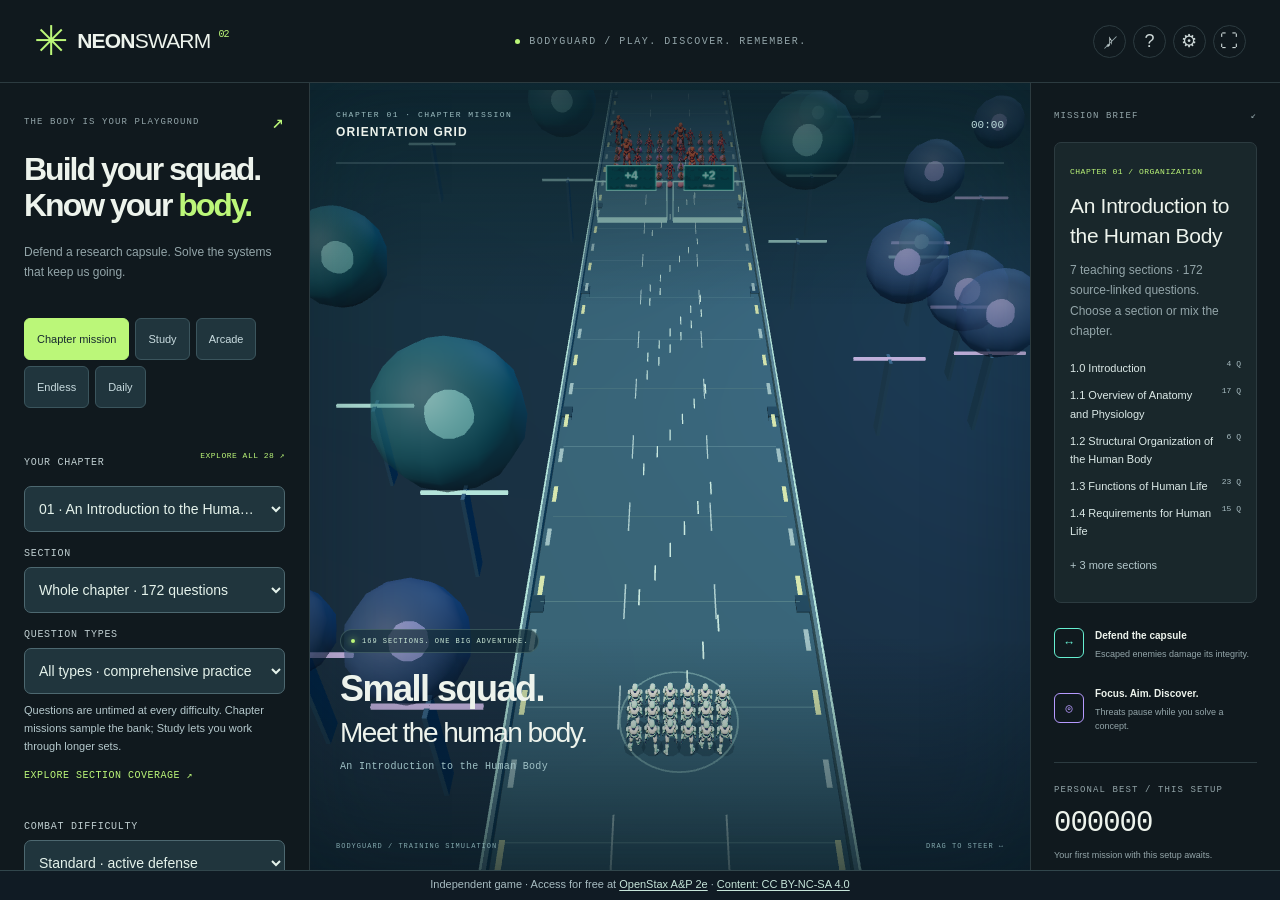
<file: index.html>
<!doctype html>
<html lang="en"><head>
<meta charset="utf-8"><meta name="viewport" content="width=device-width,initial-scale=1,viewport-fit=cover">
<meta name="theme-color" content="#101b24"><meta name="description" content="Defend the capsule. Build your squad. Learn anatomy and physiology across 169 teaching sections in 28 chapters, with four combat difficulties and untimed practice.">
<title>Neon Swarm: Bodyguard — play, discover, remember</title>
<link rel="icon" href="assets/icon.svg" type="image/svg+xml"><link rel="stylesheet" href="style.css?v=2.4.0">
<script defer src="vendor/three.min.js"></script><script defer src="core.js?v=2.4.0"></script><script defer src="curriculum.js?v=2.4.0"></script><script defer src="section-catalog.js?v=2.4.0"></script><script defer src="learning.js?v=2.4.0"></script><script defer src="assets/characters/character-data.js?v=2.4.0"></script><script defer src="characters.js?v=2.4.0"></script><script defer src="game.js?v=2.4.0"></script>
</head><body>
<header class="topbar"><a class="brand" href="./" aria-label="Neon Swarm Bodyguard home"><span class="brand-icon">✳</span> NEON<span>SWARM</span><sup>02</sup></a><div class="tagline"><span class="status-dot"></span> BODYGUARD / PLAY. DISCOVER. REMEMBER.</div><div class="tools"><button class="icon-btn" id="sound-btn" aria-label="Enable sound" title="Sound">♪<span class="off-slash"></span></button><button class="icon-btn" id="help-btn" aria-label="How to play">?</button><button class="icon-btn" id="settings-btn" aria-label="Settings">⚙</button><button class="icon-btn desktop-only" id="fullscreen-btn" aria-label="Enter fullscreen">⛶</button></div></header>
<main class="shell">
<aside class="brief" aria-label="Mission setup">
<div class="eyebrow"><span>THE BODY IS YOUR PLAYGROUND</span><span>↗</span></div><h1>Build your squad.<br>Know your <em>body.</em></h1><p class="intro">Defend a research capsule. Solve the systems that keep us going.</p>
<div class="mode-tabs" aria-label="Game mode"><button data-mode="lesson" class="active" aria-pressed="true">Chapter mission</button><button data-mode="study" aria-pressed="false">Study</button><button data-mode="campaign" aria-pressed="false">Arcade</button><button data-mode="endless" aria-pressed="false">Endless</button><button data-mode="daily" aria-pressed="false">Daily</button></div>
<div id="chapter-settings"><label class="setup-label" for="chapter-select">YOUR CHAPTER <button class="text-btn inline-btn" id="browse-btn">EXPLORE ALL 28 ↗</button></label><select id="chapter-select" class="setup-select" aria-label="Chapter"></select><label class="setup-label" for="topic-select">SECTION</label><select id="topic-select" class="setup-select"><option value="all">Whole chapter</option></select><label class="setup-label" for="knowledge-select">QUESTION TYPES</label><select id="knowledge-select" class="setup-select"><option value="mixed">All types · comprehensive practice</option><option value="foundations">Terminology · definitions</option><option value="connections">Relationships · detailed recall</option><option value="application">Examples &amp; application</option></select><p class="setup-note">Questions are untimed at every difficulty. Chapter missions sample the bank; Study lets you work through longer sets.</p><button class="text-btn" id="coverage-btn">EXPLORE SECTION COVERAGE ↗</button><div id="study-settings" class="hidden"><label class="setup-label" for="study-length">STUDY SESSION</label><select class="setup-select" id="study-length"><option value="20">20 questions</option><option value="40">40 questions</option><option value="all">Full question set · save anytime</option></select></div></div>
<div id="combat-settings"><label class="setup-label" for="difficulty-select">COMBAT DIFFICULTY</label><select id="difficulty-select" class="setup-select"><option value="explorer">Explorer · generous warnings</option><option value="standard">Standard · active defense</option><option value="veteran">Veteran · mixed threats</option><option value="expert">Expert · intense pressure</option></select><p class="setup-note" id="difficulty-note"></p></div>
<div class="launch-actions"><button class="launch primary" id="start-btn">START CHAPTER MISSION <span>↗</span></button><button class="secondary resume-run hidden" id="resume-run">CONTINUE SAVED MISSION ↗</button></div><div class="controls-hint" id="controls-hint"><kbd>A</kbd><kbd>D</kbd> or drag to steer · auto-fire</div><p class="progress-caption" id="progress-caption"></p><div class="brief-footer"><span class="micro-bot">▣</span><p>No ads. No timers.<br><strong>Progress stays with you.</strong></p><span class="v-label">v2.4.0</span></div>
</aside>
<section class="arena" id="arena" aria-label="Body simulation arena"><div id="scene" aria-label="Repair bots defending a capsule in a stylized body simulation"></div><div class="arena-vignette"></div>
<div class="hud-top"><div class="sector-caption"><span id="sector-number">BODYGUARD / CHAPTER 01</span><strong id="sector-name">ORIENTATION GRID</strong></div><div class="run-clock" id="run-clock">00:00</div><button class="pause-btn hidden" id="pause-btn" aria-label="Pause game">Ⅱ</button></div>
<div class="hud-stats hidden" id="hud-stats"><div><small>SQUAD</small><strong id="squad-count">6</strong></div><div><small>CAPSULE</small><strong id="integrity-count">100</strong></div><div><small>SHIELD</small><strong id="shield-count">8</strong></div><div class="score-stat"><small>SCORE</small><strong id="score-count">0</strong></div></div>
<div class="wave-track"><div id="wave-progress"></div></div><div class="capsule-track hidden" id="capsule-track" role="progressbar" aria-label="Capsule integrity" aria-valuemin="0" aria-valuemax="100" aria-valuenow="100"><div id="capsule-progress"></div></div><div class="learning-hud hidden" id="learning-hud"></div>
<div class="boss-hud hidden" id="boss-hud"><div><span id="boss-name">SYSTEM DISRUPTOR</span><span id="boss-hp-label">100%</span></div><div class="boss-track"><div id="boss-health"></div></div></div><div class="announcer" id="announcer" aria-live="polite"></div><div class="float-labels" id="float-labels"></div>
<div class="attract-caption" id="attract-caption"><span class="live-pill"><i></i> 169 SECTIONS. ONE BIG ADVENTURE.</span><h2>Small squad.<br><span>Meet the human body.</span></h2><p id="mission-preview">Choose a chapter. Defend. Discover.</p></div><div class="mobile-launch hidden" id="mobile-launch"><button id="mobile-start">START</button></div>
<div class="play-bottom hidden" id="play-bottom"><div class="weapon-info"><small>LOADOUT</small><strong id="weapon-name">PULSE BLASTER</strong><span id="weapon-level">LV. 1</span></div><button class="surge-btn" id="surge-btn" disabled><span>✳</span><div><strong>OVERDRIVE</strong><small id="surge-label">CHARGING · 0%</small></div><kbd>SPACE</kbd><i id="surge-fill"></i></button></div><div class="stage-footer" id="stage-footer"><span>BODYGUARD / TRAINING SIMULATION</span><span>DRAG TO STEER ↔</span></div>
<div class="error-panel hidden" id="error-panel"><h2>The 3D simulation couldn’t load.</h2><p id="error-text">Study mode is still available.</p><button class="primary" id="error-study">OPEN STUDY MODE ↗</button></div><noscript><div class="error-panel"><h2>Enable JavaScript to play.</h2><p>The game runs entirely in your browser.</p></div></noscript></section>
<aside class="telemetry"><div class="section-label">MISSION BRIEF <span>↙</span></div><div class="mission-card"><span class="card-index" id="chapter-caption">CHAPTER 01 / ORGANIZATION</span><h3 id="chapter-title">An Introduction to the Human Body</h3><p id="chapter-description">Explore the structures, functions, and feedback that organize the body.</p><div class="concept-list" id="concept-list"></div></div><div class="rule"><span class="rule-icon mint">↔</span><div><strong>Defend the capsule</strong><p>Escaped enemies damage its integrity.</p></div></div><div class="rule"><span class="rule-icon violet">◎</span><div><strong>Focus. Aim. Discover.</strong><p>Threats pause while you solve a concept.</p></div></div><div class="record-card"><span class="section-label">PERSONAL BEST / THIS SETUP</span><strong id="best-score">000000</strong><span id="best-caption">Your first mission awaits.</span></div><button id="field-guide-btn" class="text-btn">OPEN THE FIELD GUIDE <span>↗</span></button></aside>
</main><div class="modal-backdrop hidden" id="modal-backdrop"><section class="modal" id="modal" role="dialog" aria-modal="true" aria-labelledby="modal-title" tabindex="-1"><button class="modal-close icon-btn" id="modal-close" aria-label="Close dialog">×</button><div id="modal-content"></div></section></div><div class="toast" id="toast" role="status"></div>
<footer class="source-strip">Independent game · Access for free at <a href="https://openstax.org/books/anatomy-and-physiology-2e/pages/1-introduction" target="_blank" rel="noopener">OpenStax A&amp;P 2e</a> · <a href="https://creativecommons.org/licenses/by-nc-sa/4.0/" target="_blank" rel="noopener">Content: CC BY-NC-SA 4.0</a></footer>
</body></html>
</file>
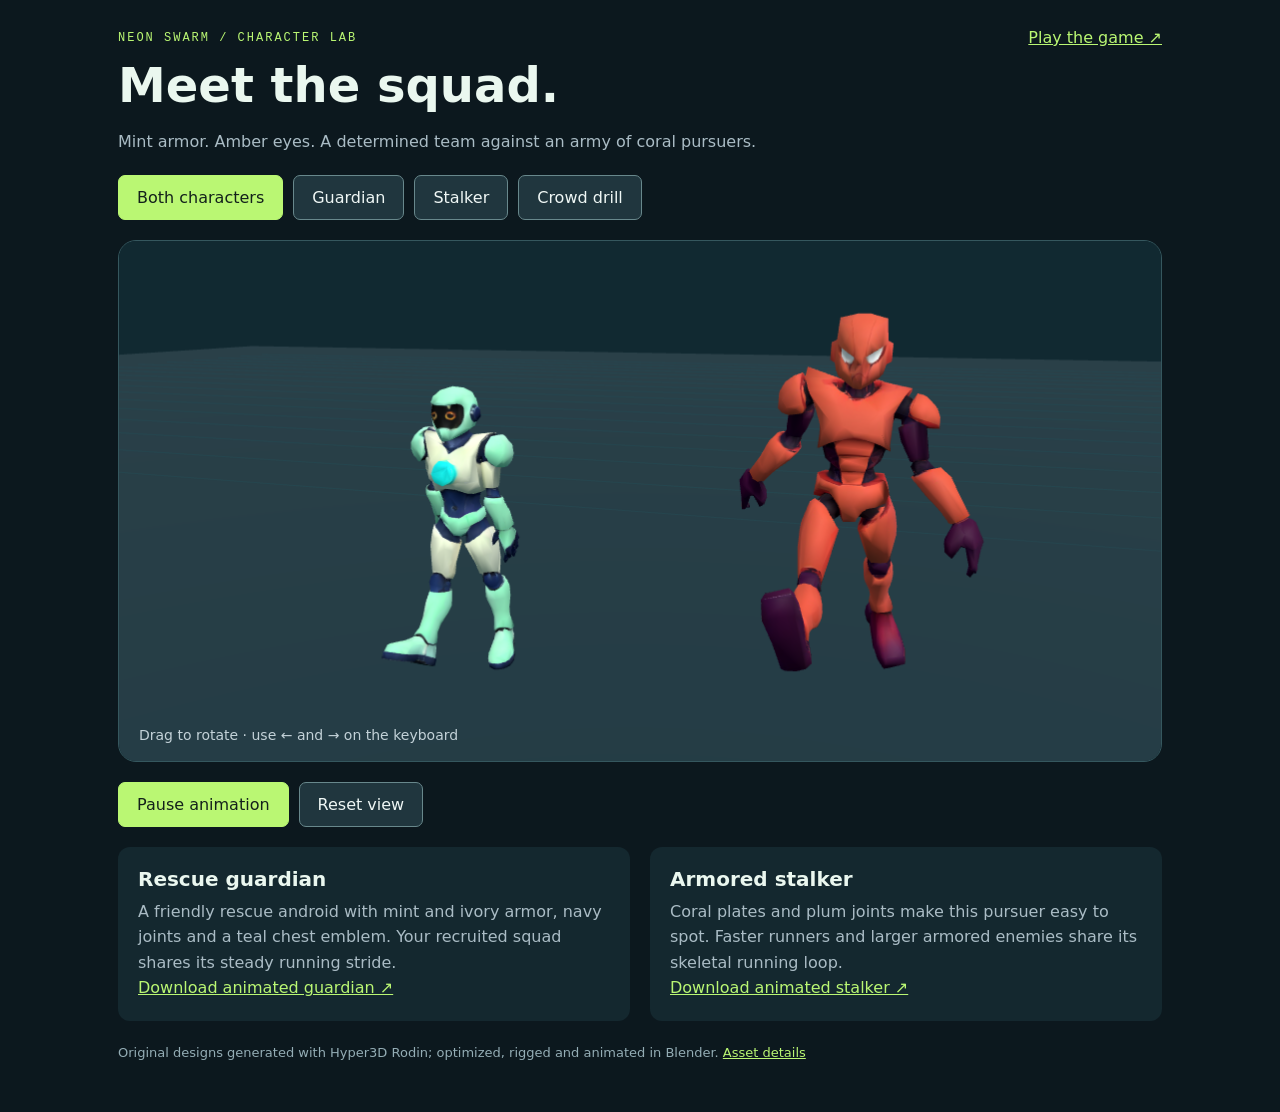
<file: character-gallery.html>
<!doctype html>
<html lang="en"><head><meta charset="utf-8"><meta name="viewport" content="width=device-width,initial-scale=1"><title>Meet the squad · Neon Swarm</title>
<style>
*{box-sizing:border-box}body{margin:0;background:#0c181e;color:#eaf7ef;font:16px system-ui,sans-serif}main{max-width:1100px;margin:auto;padding:28px}header{display:flex;align-items:center;justify-content:space-between;gap:20px}a{color:#baf773}h1{font-size:clamp(28px,5vw,48px);margin:10px 0}p{color:#aabcc5;line-height:1.6}nav,.actions{display:flex;gap:10px;flex-wrap:wrap;margin:20px 0}button{background:#20363e;color:#eff7f5;border:1px solid #68888c;padding:12px 18px;border-radius:7px;cursor:pointer;font:inherit}button[aria-pressed=true]{background:#baf773;color:#13211b;border-color:#baf773}button:focus-visible,a:focus-visible{outline:3px solid #baf773;outline-offset:4px}#view{height:clamp(340px,58vh,650px);border:1px solid #35575e;border-radius:18px;overflow:hidden;touch-action:none;position:relative;background:#112931}canvas{display:block;width:100%;height:100%}.caption{position:absolute;bottom:18px;left:20px;right:20px;pointer-events:none;font-size:14px;color:#c3d2d8}.cards{display:grid;grid-template-columns:1fr 1fr;gap:20px}.cards article{background:#14282f;padding:20px;border-radius:12px}h2{margin:0 0 8px;font-size:20px}.cards p{margin:0}.tag{color:#baf773;font:12px ui-monospace,monospace;letter-spacing:2px}footer{font-size:13px;margin:24px 0;color:#94adb5}@media(max-width:600px){main{padding:16px}.cards{grid-template-columns:1fr}header{align-items:flex-start}nav{gap:6px}button{padding:10px 13px}}
</style>
<script src="vendor/three.min.js"></script><script src="assets/characters/character-data.js?v=2.4.0"></script><script src="characters.js?v=2.4.0"></script></head>
<body><main><header><span class="tag">NEON SWARM / CHARACTER LAB</span><a href="index.html">Play the game ↗</a></header><h1>Meet the squad.</h1><p>Mint armor. Amber eyes. A determined team against an army of coral pursuers.</p>
<nav aria-label="Character preview"><button data-preview="both" aria-pressed="true">Both characters</button><button data-preview="medic" aria-pressed="false">Guardian</button><button data-preview="stalker" aria-pressed="false">Stalker</button><button data-preview="crowd" aria-pressed="false">Crowd drill</button></nav>
<div id="view" tabindex="0" aria-label="Animated 3D characters. Drag to rotate, or use left and right arrow keys."><div class="caption" id="caption">Drag to rotate · use ← and → on the keyboard</div></div>
<div class="actions"><button id="motion" aria-pressed="true">Pause animation</button><button id="reset">Reset view</button></div>
<div class="cards"><article><h2>Rescue guardian</h2><p>A friendly rescue android with mint and ivory armor, navy joints and a teal chest emblem. Your recruited squad shares its steady running stride.</p><p><a href="assets/characters/medic.glb" download>Download animated guardian ↗</a></p></article><article><h2>Armored stalker</h2><p>Coral plates and plum joints make this pursuer easy to spot. Faster runners and larger armored enemies share its skeletal running loop.</p><p><a href="assets/characters/stalker.glb" download>Download animated stalker ↗</a></p></article></div>
<footer>Original designs generated with Hyper3D Rodin; optimized, rigged and animated in Blender. <a href="ASSETS.md">Asset details</a></footer></main>
<script>
(()=>{'use strict';const T=THREE,view=document.getElementById('view'),caption=document.getElementById('caption');
let renderer;try{renderer=new T.WebGLRenderer({antialias:true,alpha:false});}catch(e){caption.textContent='This preview needs a browser with 3D graphics enabled.';return;}
renderer.setPixelRatio(Math.min(devicePixelRatio||1,1.5));renderer.setClearColor(0x112931);renderer.outputColorSpace=T.SRGBColorSpace;view.prepend(renderer.domElement);
const scene=new T.Scene(),camera=new T.PerspectiveCamera(38,1,.1,100),target=new T.Vector3(0,.8,0);
scene.add(new T.HemisphereLight(0xeaf8ff,0x527681,2.1));const light=new T.DirectionalLight(0xffffff,2.3);light.position.set(3,5,4);scene.add(light);
const floor=new T.Mesh(new T.PlaneGeometry(50,50),new T.MeshStandardMaterial({color:0x18333b,roughness:1}));floor.rotation.x=-Math.PI/2;floor.position.y=-.06;scene.add(floor);
const grid=new T.GridHelper(40,40,0x4c7478,0x25464f);grid.position.y=-.05;scene.add(grid);
const guardian=new SwarmCharacters.AnimatedCrowd(scene,'medic',60),stalker=new SwarmCharacters.AnimatedCrowd(scene,'stalker',360);
let mode='both',running=true,time=0,last=performance.now(),yaw=.28,drag=null;
function resize(){const rect=view.getBoundingClientRect();renderer.setSize(rect.width,rect.height,false);camera.aspect=rect.width/rect.height;camera.updateProjectionMatrix();}
function frame(now){const dt=Math.min(.05,(now-last)/1000);last=now;if(running&&!document.hidden)time+=dt;
let friends=[],enemies=[];const spread=camera.aspect<.9?.55:.85;if(mode==='crowd'){for(let i=0;i<18;i++)friends.push({id:i,x:(i%6-2.5)*.65,z:3+Math.floor(i/6)*.8});for(let i=0;i<150;i++)enemies.push({id:i,x:(i%10-4.5)*.8,z:-1-Math.floor(i/10)*.8});}else{if(mode!=='stalker')friends=[{id:0,x:mode==='both'?-spread:0,z:0}];if(mode!=='medic')enemies=[{id:1,x:mode==='both'?spread:0,z:0}];}
guardian.update(friends,time);stalker.update(enemies,time);
if(mode==='crowd'){target.set(0,0,-3);camera.position.set(Math.sin(yaw)*19,17,Math.cos(yaw)*19-3);}else{target.set(0,.85,0);const radius=mode==='both'?Math.max(3.1,3.5/camera.aspect):Math.max(2.6,1.4/camera.aspect);camera.position.set(Math.sin(yaw)*radius,1.65,Math.cos(yaw)*radius);}
camera.lookAt(target);renderer.render(scene,camera);view.dataset.drawCalls=renderer.info.render.calls;view.dataset.triangles=renderer.info.render.triangles;view.dataset.characters=friends.length+enemies.length;requestAnimationFrame(frame);}
document.querySelectorAll('[data-preview]').forEach(button=>button.onclick=()=>{mode=button.dataset.preview;document.querySelectorAll('[data-preview]').forEach(b=>b.setAttribute('aria-pressed',b===button));caption.textContent=mode==='crowd'?'150 pursuers · 18 guardians · drag to orbit':'Drag to rotate · use ← and → on the keyboard';});
document.getElementById('motion').onclick=e=>{running=!running;e.currentTarget.textContent=running?'Pause animation':'Play animation';e.currentTarget.setAttribute('aria-pressed',running);};document.getElementById('reset').onclick=()=>{yaw=.28;};
view.onpointerdown=e=>{drag=e.clientX;view.setPointerCapture(e.pointerId);};view.onpointermove=e=>{if(drag!==null){yaw+=(e.clientX-drag)*.012;drag=e.clientX;}};view.onpointerup=view.onpointercancel=()=>{drag=null;};view.onkeydown=e=>{if(e.key==='ArrowLeft'||e.key==='ArrowRight'){yaw+=e.key==='ArrowLeft'?-.15:.15;e.preventDefault();}};
new ResizeObserver(resize).observe(view);resize();requestAnimationFrame(frame);
})();
</script></body></html>
</file>
<file: style.css>
@charset "UTF-8";
:root{--bg:#10191e;--panel:#152127;--line:#2c3b40;--ink:#edf3ec;--muted:#93a5a9;--lime:#bcf779;--mint:#66efd1;--coral:#ff8b73;--violet:#b69aff;--mono:Consolas,"Courier New",monospace;--sans:"Segoe UI",Arial,sans-serif}
*{box-sizing:border-box}html,body{margin:0;min-height:100%;background:var(--bg);color:var(--ink);font-family:var(--sans)}body{height:100dvh;overflow:hidden}button,a{-webkit-tap-highlight-color:transparent}button{font:inherit;color:inherit;cursor:pointer}button:disabled{cursor:default}button:focus-visible,a:focus-visible,input:focus-visible{outline:2px solid var(--lime);outline-offset:4px}button{border:0}a{color:inherit}button:hover{filter:brightness(1.09)}.hidden{display:none!important}.topbar{height:83px;padding:0 34px;border-bottom:1px solid var(--line);display:flex;align-items:center;justify-content:space-between;gap:20px}.brand{font-size:21px;font-weight:800;letter-spacing:-.8px;text-decoration:none;display:flex;align-items:center}.brand>span:not(.brand-icon){font-weight:350}.brand-icon{font-size:41px;color:var(--lime);margin-right:10px;font-weight:400;line-height:1}.brand sup{font:10px var(--mono);color:var(--lime);align-self:flex-start;margin:8px 0 0 8px}.tagline{font:10px var(--mono);letter-spacing:1.5px;color:var(--muted);display:flex;align-items:center;gap:9px}.status-dot{width:5px;height:5px;background:var(--lime);border-radius:50%}.tools{display:flex;gap:7px}.icon-btn{height:33px;width:33px;border:1px solid var(--line);background:transparent;border-radius:50%;font-size:18px;position:relative;color:#cbd6d6}.off-slash{position:absolute;width:17px;height:1px;background:var(--muted);transform:rotate(-45deg);top:16px;left:8px}.sound-on .off-slash{display:none}.shell{height:calc(100dvh - 83px);display:grid;grid-template-columns:300px minmax(0,1fr) 240px;max-width:1900px;margin:auto}.brief{padding:30px 27px 22px;display:flex;flex-direction:column;border-right:1px solid var(--line);overflow:auto}.eyebrow,.section-label{font:9px var(--mono);letter-spacing:1.1px;color:var(--muted);display:flex;justify-content:space-between;align-items:center}.eyebrow>span:last-child{font-size:20px;color:var(--lime)}h1{font-size:42px;letter-spacing:-2px;line-height:1.08;font-weight:650;margin:24px 0 14px}h1 em{color:var(--lime);font-style:normal}.intro{color:var(--muted);font-size:12px;line-height:1.85;margin:0}.divider{height:1px;min-height:1px;background:var(--line);margin:29px 0 23px}.modes{display:flex;flex-direction:column;gap:9px;margin:15px 0 22px}.mode{display:flex;align-items:center;text-align:left;padding:14px 10px;background:transparent;border:1px solid var(--line);border-radius:7px;gap:11px;transition:background .2s,border .2s}.mode.active{background:#213128;border-color:#657f4b}.mode-symbol{font-size:24px;color:var(--muted);width:25px;text-align:center}.mode.active .mode-symbol{color:var(--lime)}.mode strong{font-weight:550;font-size:12px;display:block}.mode small{font:9px var(--mono);display:block;margin-top:6px;color:var(--muted)}.mode-arrow{margin-left:auto;color:var(--muted);font-size:14px}.mode.active .mode-arrow{color:var(--lime)}.primary{background:var(--lime);color:#192222;padding:18px 18px;border-radius:6px;font-size:11px;font-weight:800;letter-spacing:.6px;display:flex;justify-content:space-between;align-items:center;gap:16px;transition:transform .15s}.primary:active{transform:scale(.98)}.primary span{font-size:23px;line-height:12px;font-weight:400}.launch{width:100%}.controls-hint{display:flex;align-items:center;justify-content:center;gap:4px;font:9px var(--mono);color:var(--muted);margin-top:14px}.controls-hint>span{margin:0 3px}kbd{border:1px solid #415054;background:#1d2b30;border-radius:3px;font:8px var(--mono);padding:3px 4px;color:#b5c5c7}.brief-footer{display:flex;align-items:center;gap:11px;margin-top:auto;padding-top:26px}.brief-footer p{font-size:10px;color:var(--muted);line-height:1.7;margin:0}.brief-footer strong{color:#c5d5cf;font-weight:400}.micro-bot{font-size:32px;color:var(--lime);transform:rotate(-8deg)}.v-label{margin-left:auto;font:8px var(--mono);color:#63777a}.arena{position:relative;overflow:hidden;isolation:isolate;background:#183b47;min-width:0;touch-action:none}.arena canvas{display:block;width:100%;height:100%;touch-action:none}#scene{position:absolute;inset:0}.arena-vignette{position:absolute;inset:0;pointer-events:none;box-shadow:inset 0 0 100px #08192166;background:linear-gradient(180deg,#08192277 0%,transparent 28%,transparent 70%,#081922ad 100%)}.hud-top{position:absolute;top:27px;left:26px;right:26px;display:flex;align-items:center;gap:12px;pointer-events:none}.sector-caption{display:flex;flex-direction:column;gap:6px}.sector-caption>span{font:8px var(--mono);letter-spacing:1.5px;color:#9ebfc2}.sector-caption strong{font-size:12px;font-weight:650;letter-spacing:1.1px}.run-clock{font:11px var(--mono);color:#b9d8d8;margin-left:auto}.pause-btn{pointer-events:auto;background:#152a32b0;border:1px solid #46606980;border-radius:6px;width:32px;height:32px;font-size:18px}.wave-track{position:absolute;left:26px;right:26px;top:79px;height:2px;background:#c0dedd22}.wave-track>div{background:var(--lime);height:100%;width:0;transition:width .2s}.hud-stats{position:absolute;top:96px;left:26px;display:flex;gap:18px;pointer-events:none}.hud-stats>div{display:flex;flex-direction:column;gap:3px}.hud-stats small{font:8px var(--mono);letter-spacing:1.2px;color:#a9ccce}.hud-stats strong{font:25px var(--mono);letter-spacing:-1px;color:var(--lime)}.hud-stats>div:nth-child(2) strong{color:var(--ink)}.shield-stat strong{color:var(--mint)}.telemetry{padding:30px 22px;border-left:1px solid var(--line);overflow:auto}.mission-card{margin-top:21px;border:1px solid var(--line);padding:17px 15px 13px;border-radius:7px;background:#19272b}.card-index{font:8px var(--mono);letter-spacing:.5px;color:var(--lime)}h3{font-size:17px;line-height:1.45;font-weight:500;letter-spacing:-.3px;margin:13px 0 8px}.mission-card p{font-size:10px;line-height:1.8;color:var(--muted);margin:0}.city-map{height:97px;position:relative;margin:12px 0;background:linear-gradient(90deg,transparent 48%,#53626244 49%,#53626244 50%,transparent 51%),linear-gradient(0deg,transparent 48%,#53626244 49%,#53626244 50%,transparent 51%);background-size:25px 25px;transform:perspective(150px) rotateX(13deg)}.city-map i{position:absolute;background:#2c4545;border:1px solid #476360;width:23px;height:32px;box-shadow:4px 4px #11282a}.city-map i:nth-child(1){top:8px;left:8px}.city-map i:nth-child(2){top:8px;right:14px;width:41px;height:20px}.city-map i:nth-child(3){bottom:15px;left:12px;width:40px;height:20px}.city-map i:nth-child(5){bottom:12px;right:8px;height:39px}.city-map i:nth-child(6){top:30px;left:57px;height:17px;width:18px}.city-map span{position:absolute;left:47%;top:44%;color:var(--lime);font-size:33px;text-shadow:0 0 18px #b5f77666}.coordinate{font:7px var(--mono);color:#798e90;letter-spacing:.5px}.rule{display:flex;gap:11px;margin-top:22px;align-items:center}.rule-icon{width:30px;height:30px;border:1px solid currentColor;border-radius:6px;display:grid;place-content:center;font:12px var(--mono);flex-shrink:0}.mint{color:var(--mint)}.violet{color:var(--violet)}.coral{color:var(--coral)}.rule strong{font-size:10px;font-weight:550}.rule p{font-size:9px;color:var(--muted);margin:5px 0 0;line-height:1.5}.record-card{margin-top:29px;border-top:1px solid var(--line);padding-top:22px;display:flex;flex-direction:column}.record-card strong{font:29px var(--mono);letter-spacing:-1px;margin:12px 0 8px}.record-card>span:last-child{font-size:9px;color:var(--muted);line-height:1.7}.text-btn{padding:0;background:transparent;font:8px var(--mono);letter-spacing:.5px;color:var(--lime);display:flex;justify-content:space-between;width:100%;margin-top:25px}.text-btn span{font-size:15px}.attract-caption{position:absolute;left:30px;bottom:95px;pointer-events:none}.live-pill{display:inline-flex;align-items:center;gap:7px;border:1px solid #b7ead333;color:#cdebd8;background:#122b35b0;border-radius:20px;padding:7px 10px;font:7px var(--mono);letter-spacing:1px}.live-pill i{width:4px;height:4px;background:var(--lime);border-radius:50%;box-shadow:0 0 7px #b5f776}h2{margin:16px 0 11px;font-size:36px;font-weight:550;letter-spacing:-1.5px;line-height:1.12}.attract-caption h2 span{font-weight:300;font-size:28px}.attract-caption p{font:10px var(--mono);letter-spacing:.3px;color:#a0c2c6}.stage-footer{position:absolute;left:26px;right:26px;bottom:27px;display:flex;justify-content:space-between;font:7px var(--mono);letter-spacing:1px;color:#83a8ad;pointer-events:none}.play-bottom{position:absolute;bottom:22px;left:26px;right:26px;display:flex;align-items:center;justify-content:space-between;gap:8px;pointer-events:none}.weapon-info{display:flex;flex-direction:column;gap:5px;max-width:40%}.weapon-info small{font:7px var(--mono);color:#8fb0b7;letter-spacing:1px}.weapon-info strong{font-size:10px;font-weight:550;letter-spacing:.5px}.weapon-info>span{font:8px var(--mono);color:var(--lime)}.surge-btn{pointer-events:auto;position:relative;overflow:hidden;display:flex;align-items:center;padding:12px 15px;gap:11px;background:#162e39e8;border:1px solid #536571;border-radius:7px;min-width:180px;text-align:left;isolation:isolate}.surge-btn>span{font-size:25px;color:var(--violet)}.surge-btn strong{font-size:9px;letter-spacing:1px}.surge-btn small{display:block;font:7px var(--mono);margin-top:5px;color:#9eb1bc}.surge-btn kbd{margin-left:auto;font-size:7px}.surge-btn>i{position:absolute;inset:0;background:#b396ff25;z-index:-1;transform:scaleX(0);transform-origin:left}.surge-btn.ready{border-color:var(--violet);box-shadow:0 0 20px #b396ff20}.surge-btn.ready strong,.surge-btn.ready small{color:#dbcbff}.surge-btn:disabled{opacity:.75}.announcer{position:absolute;top:28%;left:0;right:0;text-align:center;pointer-events:none;opacity:0;transform:translateY(8px);transition:opacity .2s,transform .2s;font:700 26px var(--sans);letter-spacing:-.5px;text-shadow:0 3px 15px #09212b;color:var(--lime)}.announcer.show{opacity:1;transform:translateY(0)}.announcer small{display:block;font:10px var(--mono);color:#eef9ed;margin-top:8px;letter-spacing:1px}.float-labels{position:absolute;inset:0;pointer-events:none}.float-label{position:absolute;transform:translate(-50%,-50%);font:700 20px var(--mono);color:var(--mint);text-shadow:0 2px 6px #00161e;animation:float-up 1s ease-out forwards}.float-label.bad{color:var(--coral)}@keyframes float-up{from{opacity:1;margin-top:0}to{opacity:0;margin-top:-50px}}.boss-hud{position:absolute;top:110px;left:20%;right:20%;pointer-events:none}.boss-hud>div:first-child{font:8px var(--mono);letter-spacing:1px;display:flex;justify-content:space-between;color:#ffae93;margin-bottom:7px}.boss-track{height:5px;background:#371f2d;border-radius:5px;overflow:hidden}.boss-track>div{height:100%;width:100%;background:var(--coral);transition:width .1s}.mobile-launch{display:none}.modal-backdrop{position:fixed;inset:0;background:#071017bb;backdrop-filter:blur(8px);z-index:50;display:flex;align-items:center;justify-content:center;padding:20px}.modal{background:#19272d;border:1px solid #42565a;width:min(520px,100%);max-height:90dvh;overflow:auto;border-radius:13px;padding:32px;position:relative;box-shadow:0 25px 90px #0006}.modal-close{position:absolute;right:17px;top:17px;font-size:23px}.modal h2{font-size:33px;margin-top:20px;margin-right:24px}.modal p{color:#a3b7bb;font-size:12px;line-height:1.9}.modal .eyebrow{color:var(--lime);padding-right:35px}.modal .primary{width:100%;margin-top:22px;justify-content:center}.modal .secondary{padding:14px;border:1px solid #506167;border-radius:6px;background:transparent;font-size:11px;width:100%;margin-top:10px}.guide-row{display:flex;gap:16px;padding:13px 0;border-bottom:1px solid var(--line)}.guide-row>span{font:20px var(--mono);color:var(--lime);width:38px;flex-shrink:0}.guide-row strong{font-size:12px;font-weight:600}.guide-row p{margin:5px 0 0;font-size:11px;line-height:1.7}.settings-row{display:flex;justify-content:space-between;align-items:center;border-bottom:1px solid #36474c;padding:18px 0;gap:15px}.settings-row label{font-size:12px}.settings-row small{font-size:10px;color:var(--muted);display:block;margin-top:6px}.settings-row input[type=checkbox]{accent-color:var(--lime);width:21px;height:21px}.settings-row select{font:11px var(--sans);background:#22363e;border:1px solid #506268;border-radius:5px;color:#e5f2e9;padding:9px}.upgrade-options{display:grid;gap:10px;margin-top:22px}.upgrade-option{background:#20353a;border:1px solid #3d555c;border-radius:7px;display:flex;gap:14px;padding:18px;text-align:left;align-items:center}.upgrade-option>span{font-size:26px;color:var(--lime);width:30px}.upgrade-option strong{font-size:13px;font-weight:600}.upgrade-option small{display:block;font-size:11px;color:#a6bac0;margin-top:5px;line-height:1.5}.result-stats{display:grid;grid-template-columns:repeat(3,1fr);gap:10px;border-block:1px solid var(--line);padding:20px 0;margin:22px 0}.result-stats small{font:8px var(--mono);color:var(--muted)}.result-stats strong{display:block;font:28px var(--mono);color:var(--lime);margin-top:9px}.new-best{font:9px var(--mono);color:var(--lime);letter-spacing:1px}.toast{position:fixed;bottom:25px;left:50%;transform:translate(-50%,15px);background:#edf4e5;color:#17292f;border-radius:7px;padding:13px 20px;font-size:11px;opacity:0;transition:.2s;z-index:100;pointer-events:none;max-width:90%;text-align:center}.toast.show{opacity:1;transform:translate(-50%,0)}.error-panel{position:absolute;inset:0;background:#173039;display:flex;flex-direction:column;justify-content:center;align-items:center;padding:30px;text-align:center}.error-panel p{font-size:13px;color:#a3b7bb;line-height:1.8}.error-panel h2{font-size:25px;letter-spacing:-.5px}.playing .brief .intro{opacity:.5}.playing .brief h1{opacity:.7}.playing .mode{pointer-events:none;opacity:.55}.playing .launch{background:#2d4146;color:#c7d7d7;border:1px solid #496167}.playing .controls-hint{color:var(--lime)}
@media(min-width:1600px){.shell{grid-template-columns:340px minmax(0,1fr) 270px}.brief{padding:38px 34px}.telemetry{padding:38px 28px}h1{font-size:49px}.mode{padding:18px 12px}.mode strong{font-size:13px}.mode small{font-size:10px}.intro{font-size:13px}.mission-card p{font-size:12px}.rule strong{font-size:12px}.rule p{font-size:11px}.record-card strong{font-size:35px}.attract-caption h2{font-size:44px}.attract-caption h2 span{font-size:35px}}
@media(max-width:1180px){.shell{grid-template-columns:270px minmax(0,1fr)}.telemetry{display:none}.brief{padding:27px 24px}.topbar{padding:0 25px}h1{font-size:39px}.tagline{font-size:8px;letter-spacing:1px}.attract-caption h2{font-size:32px}.attract-caption h2 span{font-size:25px}}
@media(max-width:700px){body{height:100dvh}.topbar{height:62px;padding:0 17px;gap:8px}.brand{font-size:17px}.brand-icon{font-size:31px;margin-right:7px}.brand sup{font-size:8px;margin-top:5px}.tagline,.desktop-only{display:none}.tools{gap:6px}.icon-btn{width:29px;height:29px;font-size:15px}.off-slash{left:5px;top:13px}.shell{height:calc(100dvh - 62px);display:block}.brief{display:none}.arena{height:100%;width:100%}.hud-top{top:19px;left:18px;right:18px}.wave-track{top:65px;left:18px;right:18px}.sector-caption strong{font-size:10px}.sector-caption>span{font-size:7px}.run-clock{font-size:10px}.hud-stats{left:18px;top:82px;gap:17px}.hud-stats strong{font-size:23px}.hud-stats small{font-size:7px}.attract-caption{left:22px;bottom:187px}.attract-caption h2{font-size:37px}.attract-caption h2 span{font-size:29px}.attract-caption p{font-size:9px}.attract-caption .live-pill{font-size:7px}.mobile-launch{display:block;position:absolute;bottom:max(22px,env(safe-area-inset-bottom));left:20px;right:20px}.mobile-launch .primary{width:100%;font-size:11px;padding:17px 18px}.mobile-launch>p{font:8px var(--mono);text-align:center;color:#b3cbcc;margin:13px 0 0}.mobile-mode-list{display:flex;gap:7px;margin-bottom:13px}.mobile-mode-list button{flex:1;border:1px solid #66838977;border-radius:5px;background:#14323dbb;font-size:10px;padding:10px 5px;color:#b2c8cd}.mobile-mode-list button.active{background:#334a32db;color:var(--lime);border-color:#95c660aa}.stage-footer{display:none}.play-bottom{bottom:max(16px,env(safe-area-inset-bottom));left:18px;right:18px}.weapon-info strong{font-size:9px}.surge-btn{padding:12px;min-width:170px}.surge-btn kbd{display:none}.surge-btn strong{font-size:9px}.surge-btn small{font-size:7px}.boss-hud{left:39%;right:18px;top:88px}.boss-hud>div:first-child{font-size:6px}.boss-track{height:4px}.announcer{font-size:23px;top:27%}.modal{padding:26px 23px;border-radius:10px}.modal h2{font-size:30px}.modal-backdrop{padding:15px}.result-stats strong{font-size:24px}.modal .primary{padding:17px}.float-label{font-size:19px}}
@media(max-height:720px) and (min-width:701px){.brief{padding-top:20px;padding-bottom:16px}h1{margin-top:15px;font-size:36px}.divider{margin:18px 0}.modes{gap:7px;margin-bottom:15px}.mode{padding:10px}.brief-footer{padding-top:17px}.telemetry{padding-top:20px}.mission-card{margin-top:15px}.city-map{height:60px}.rule{margin-top:17px}.record-card{margin-top:20px;padding-top:17px}}
@media(max-height:500px) and (max-width:900px){.topbar{height:48px}.shell{height:calc(100dvh - 48px)}.brief{display:none}.shell{display:block}.arena{height:100%}.telemetry{display:none}.attract-caption{bottom:70px}.attract-caption h2{font-size:26px}.attract-caption h2 span{font-size:21px}.attract-caption p{display:none}.mobile-launch{display:block;left:auto;right:20px;width:260px;bottom:24px}.mobile-launch .primary{width:100%}.mobile-mode-list{display:flex;gap:4px;margin-bottom:8px}.mobile-mode-list button{flex:1;background:#16323bcc;border:1px solid #657d7c;padding:8px;font-size:9px}.mobile-mode-list button.active{color:var(--lime);border-color:var(--lime)}.mobile-launch p{font-size:8px}.stage-footer{display:none}.play-bottom{bottom:15px}.hud-stats{top:88px}.wave-track{top:75px}.boss-hud{top:95px}.desktop-only{display:none}.tagline{display:none}}
@media(prefers-reduced-motion:reduce){button,.announcer,.toast{transition:none}.float-label{animation-duration:.4s}}
@media(max-width:700px){.topbar .icon-btn{width:40px;height:40px;font-size:18px}.topbar .off-slash{left:10px;top:19px}.mobile-mode-list button{min-height:44px}.pause-btn{width:44px;height:44px}.hud-top{top:15px}.wave-track{top:68px}.hud-stats{top:84px}}
.upgrade-option>span{flex:0 0 48px;width:48px;font-size:24px}
@media(max-height:500px) and (max-width:900px){.mobile-launch{position:absolute}}
@media(max-width:400px){.result-stats{grid-template-columns:repeat(2,1fr)}.result-stats>div:first-child{grid-column:1/-1;padding-bottom:12px}.result-stats>div:first-child strong{font-size:32px}}
*{scrollbar-width:thin;scrollbar-color:#3c5158 transparent}::-webkit-scrollbar{width:4px;height:4px}::-webkit-scrollbar-track{background:transparent}::-webkit-scrollbar-thumb{background:#3c5158;border-radius:4px}
/* Bodyguard 2.0 interface and accessible focus encounters. */
body{padding-bottom:30px}.shell{height:calc(100dvh - 106px);grid-template-columns:310px minmax(0,1fr) 250px}.brief{overflow-y:auto;padding:26px 24px}.brief h1{font-size:32px;margin:18px 0;line-height:1.12}.brief .intro{font-size:12px;line-height:1.7;margin-bottom:20px}.telemetry{overflow:auto;padding:27px 23px}.brief-footer{margin-top:25px}.brief-footer p{font-size:10px}.mode-tabs{display:flex;flex-wrap:wrap;gap:6px;margin:16px 0 22px}.mode-tabs button{background:#20353d;border:1px solid #3b555d;border-radius:6px;min-height:42px;padding:9px 12px;font-size:11px;color:#c8dbdf}.mode-tabs button.active{background:#bbf779;color:#17292f;border-color:#bbf779}.setup-label{font:10px var(--mono);letter-spacing:.7px;display:flex;align-items:center;justify-content:space-between;margin:16px 0 8px;color:#bfced0}.setup-select{display:block;width:100%;max-width:100%;padding:12px 10px;background:#20353d;border:1px solid #4d6870;border-radius:7px;color:#e4f2eb;font:14px var(--sans);min-height:46px;text-overflow:ellipsis}.setup-note{font-size:11px;color:#b5c9cd;line-height:1.6;margin:8px 0 14px}.inline-btn{width:auto;font-size:8px;margin:0;min-height:32px;padding:5px 0}.launch{margin-top:14px;min-height:50px}.resume-run{margin-top:10px;width:100%;background:transparent;border:1px solid var(--mint);border-radius:7px;padding:13px;font-size:11px;color:var(--mint)}.progress-caption{font:10px/1.7 var(--mono);color:var(--mint);margin:17px 0}.concept-list{display:flex;flex-direction:column;gap:8px;margin-top:18px}.concept-chip{font-size:11px;display:flex;justify-content:space-between;align-items:center;gap:10px;color:#dbe9e7}.concept-chip small{font:8px var(--mono);color:#a9bdc2}.concept-chip.retained small{color:var(--mint)}.mission-card h3{font-size:21px}.mission-card p{font-size:12px;line-height:1.7}.hud-stats{gap:22px;top:88px}.hud-stats small{font-size:8px}.hud-stats strong{font-size:26px}.capsule-track{position:absolute;left:26px;right:26px;top:145px;height:4px;background:#324c56;border-radius:4px;overflow:hidden}.capsule-track>div{height:100%;background:var(--mint);transition:width .15s}.capsule-track.danger>div{background:var(--coral)}.learning-hud{position:absolute;left:26px;top:161px;color:#c9e2db;background:#102c36cc;border-radius:5px;padding:7px 9px;font:9px var(--mono);max-width:80%;pointer-events:none}.boss-hud{top:198px;left:26px;right:26px}.boss-hud>div:first-child{font-size:9px}.source-strip{position:fixed;left:0;right:0;bottom:0;z-index:4;min-height:30px;padding:7px 14px;background:#101b24;color:#a7bcc1;font-size:10px;text-align:center;border-top:1px solid #31464c}.source-strip a{color:#c6e5d9;text-underline-offset:2px}.briefing-facts{display:grid;gap:12px;margin:22px 0}.briefing-facts>div{padding:14px;border:1px solid #3d555d;border-radius:8px;background:#20333a}.briefing-facts strong{color:var(--mint);font-size:15px}.briefing-facts p{font-size:14px;margin:6px 0 0}.modal{width:min(690px,100%);padding:30px;max-height:90dvh}.modal p{font-size:14px}.modal .eyebrow{font-size:10px}.focus-mode{background:#07151ce8;backdrop-filter:blur(5px)}.focus-mode .modal{border-color:#75ccb1;box-shadow:0 0 70px #2cc7a414}.focus-mode .modal h2{margin-top:12px;font-size:31px}.focus-prompt{font-size:19px!important;line-height:1.55!important;color:#edf6ec!important;margin:20px 0!important}.answer-targets{display:grid;gap:10px;margin:20px 0}.answer-target{display:flex;align-items:center;gap:12px;text-align:left;padding:16px;background:#20363f;border:1px solid #637e86;border-radius:10px;min-height:60px;font-size:16px;line-height:1.45;color:#eaf3f0;transition:background .15s,transform .15s}.answer-target>.target-number{font:13px var(--mono);color:#b0c8d0;flex:0 0 24px}.answer-target>span:nth-child(2){flex:1;overflow-wrap:anywhere}.answer-target>b{color:#a7bfcc;font-size:22px}.answer-target.selected{background:#354f39;border:2px solid var(--lime);padding:15px;color:#fff}.answer-target.selected>b{color:var(--lime)}.answer-target.correct-answer{border-color:var(--mint);background:#1e4d43;opacity:1}.answer-target.wrong-answer{border-color:var(--coral);background:#4a3036;opacity:1}.answer-target:disabled{cursor:default;opacity:.75}.answer-target.correct-answer:disabled{opacity:1}.focus-tools{display:flex;gap:10px}.focus-tools .secondary{flex:1;margin-top:10px;min-height:46px;font-size:12px}.focus-instructions{font-size:12px!important}.focus-save{margin:24px 0 14px;font-size:10px;min-height:34px;justify-content:center}.source-note{font-size:11px!important;line-height:1.6!important;border-top:1px solid #435d64;padding-top:15px;margin:18px 0 0!important;color:#aec4ca!important}.source-note a{color:#bde6d5}.hint-text{background:#354339;border-left:3px solid var(--lime);padding:14px;color:#eaf0d9!important;font-size:15px!important}.answer-feedback{border-radius:9px;padding:18px;background:#263e44;margin:20px 0}.answer-feedback.success{background:#24483d}.answer-feedback.retry{background:#413742}.answer-feedback strong{font-size:17px;color:var(--mint)}.answer-feedback.retry strong{color:#ffd0bb}.answer-feedback p{color:#e3eeee;font-size:15px;margin:10px 0}.answer-feedback small{font-size:12px;color:#c0d4d6}.route-progress{display:flex;flex-wrap:wrap;gap:7px;align-items:center;margin-top:22px}.route-progress span{font-size:12px;padding:8px 10px;background:#2c414a;border-radius:5px;color:#bbced4}.route-progress span.complete{background:#345342;color:var(--mint)}.route-progress b{color:#92b4ba}.step-caption{color:var(--mint)!important}.completed-route{font-size:13px!important;line-height:1.8!important}.anatomy-diagram{margin:18px 0;background:#17303b;padding:16px;border-radius:9px}.anatomy-diagram svg{display:block;width:100%;height:auto}.anatomy-diagram text{fill:#e7f4ed;font:14px system-ui;text-anchor:middle}.anatomy-diagram .diagram-letter{font-size:24px;font-weight:700}.anatomy-diagram .right-heart{fill:#235471;stroke:#91cdf1;stroke-width:2}.anatomy-diagram .left-heart{fill:#754e4c;stroke:#ffb89d;stroke-width:2}.anatomy-diagram .diagram-flow{fill:none;stroke:#b7f9d7;stroke-width:3}.anatomy-diagram figcaption{font-size:11px;line-height:1.6;color:#b7cdd4;margin-top:9px}.balance-visual{background:#203b42;padding:18px;border-radius:9px;font:10px var(--mono);color:#c7dbdc}.balance-track{height:15px;background:#4c6072;position:relative;margin:12px 0;border-radius:12px}.balance-track i{position:absolute;left:40%;right:40%;inset-block:0;background:#61b892}.balance-marker{position:absolute;left:82%;top:-4px;width:7px;height:23px;background:#ffd2b6;border-radius:3px}.answer-feedback.success~.balance-marker{left:50%}.focus-mode:has(.answer-feedback.success) .balance-marker{left:50%;transition:left .8s}.chapter-filters{display:grid;grid-template-columns:1fr 1fr;gap:12px;margin:20px 0}.chapter-filters label{font-size:12px;color:#b6ccd1;display:flex;flex-direction:column;gap:8px}.chapter-filters input,.chapter-filters select{font:16px var(--sans);padding:12px;min-height:46px;border:1px solid #68818a;border-radius:7px;background:#20353d;color:#eaf3ee;width:100%;min-width:0}.chapter-grid{display:grid;grid-template-columns:1fr 1fr;gap:10px}.chapter-card{display:flex;flex-direction:column;align-items:flex-start;gap:9px;text-align:left;background:#20353d;border:1px solid #516a72;border-radius:8px;padding:16px;min-height:115px}.chapter-card small{font:10px var(--mono);color:var(--mint)}.chapter-card strong{font-size:15px;line-height:1.4}.chapter-card span{font-size:11px;color:#bbced1;line-height:1.6}.chapter-card:hover{border-color:var(--lime)}.learning-summary{border-top:1px solid #465e65;margin-top:24px;padding-top:16px}.learning-summary h3{font-size:20px}.review-note{background:#263c44;padding:12px 14px;margin:10px 0;border-radius:7px}.review-note strong{color:var(--mint);font-size:14px}.review-note p{font-size:13px;margin:6px 0;line-height:1.7}.import-control{display:block;margin-top:12px;border:1px solid #536b73;border-radius:7px;padding:14px;font-size:11px}.import-control input{display:block;max-width:100%;margin-top:12px;font-size:14px}.settings-row label{font-size:15px}.settings-row select{font-size:16px}.settings-row input[type=checkbox]{width:26px;height:26px}.modal .secondary{font-size:13px;min-height:48px}.modal .primary{font-size:13px;min-height:52px}.playing .brief{opacity:.7}.playing .brief select:disabled{opacity:.65}.studying .arena{opacity:.5}.playing .brief .launch{pointer-events:none}.mobile-launch{display:none!important}button:focus-visible,a:focus-visible,select:focus-visible,input:focus-visible{outline:3px solid #d9fba5;outline-offset:3px}.playing .score-stat{max-width:120px}
@media(min-width:1600px){.shell{grid-template-columns:340px minmax(0,1fr) 280px}.brief{padding:30px}.brief h1{font-size:38px}.telemetry{padding:30px}.setup-select{font-size:15px}}
@media(max-width:1180px){.shell{grid-template-columns:300px minmax(0,1fr)}.telemetry{display:none}}
@media(max-width:700px){body{padding-bottom:44px;height:100dvh}.shell{height:calc(100dvh - 106px);position:relative;display:block}.brief{display:block;position:absolute;inset:0;z-index:4;background:linear-gradient(140deg,#172e36f5,#10232cf8);padding:24px 22px 36px;border:none}.brief h1{font-size:38px;max-width:350px}.brief .intro{font-size:14px;max-width:340px}.brief .eyebrow{font-size:10px}.mode-tabs button{font-size:12px;min-height:44px;padding:10px 13px}.setup-select{font-size:16px;min-height:48px}.setup-label{font-size:11px}.setup-note{font-size:12px}.inline-btn{font-size:10px}.brief .launch{min-height:54px}.brief-footer{display:flex}.playing .brief{display:none}.source-strip{font-size:9px;line-height:1.5;padding:5px 8px;min-height:44px}.arena{height:100%}.hud-top{top:12px;left:16px;right:16px}.hud-stats{top:80px;left:16px;gap:20px}.hud-stats strong{font-size:22px}.hud-stats small{font-size:8px}.score-stat{display:none}.capsule-track{top:130px;left:16px;right:16px}.learning-hud{top:141px;left:16px;font-size:9px;padding:6px}.boss-hud{top:177px;left:16px;right:16px}.boss-hud>div:first-child{font-size:8px}.play-bottom{left:16px;right:16px;bottom:max(14px,env(safe-area-inset-bottom))}.surge-btn{min-width:160px;min-height:54px}.surge-btn strong{font-size:11px}.surge-btn small{font-size:9px}.weapon-info strong{font-size:10px}.modal-backdrop{padding:12px}.modal{padding:23px 18px;max-height:calc(100dvh - 24px)}.modal h2{font-size:28px}.focus-prompt{font-size:18px!important}.answer-target{font-size:16px;padding:14px;min-height:58px}.answer-target.selected{padding:13px}.focus-mode .modal h2{font-size:28px}.source-note{font-size:11px!important}.chapter-filters{grid-template-columns:1fr}.chapter-grid{grid-template-columns:1fr}.anatomy-diagram{padding:10px}.briefing-facts p{font-size:14px}.learning-summary p{font-size:14px}.modal .modal-close{width:42px;height:42px}}
@media(max-height:550px) and (max-width:1000px){.shell{grid-template-columns:300px minmax(0,1fr);height:calc(100dvh - 78px)}.source-strip{min-height:30px}.topbar{height:48px}.brief{display:block;position:static;padding:18px;overflow:auto}.brief h1{font-size:28px}.playing .brief{display:none}.playing .shell{display:block}.arena{height:100%}.hud-stats{top:67px}.wave-track{top:60px}.capsule-track{top:114px}.learning-hud{top:125px}.boss-hud{top:157px}.play-bottom{bottom:10px}.weapon-info{display:none}.surge-btn{margin-left:auto;min-width:156px}.modal-backdrop{padding:8px}.modal{max-height:calc(100dvh - 16px);padding:20px}.focus-prompt{font-size:17px!important}.answer-targets{gap:7px}.answer-target{padding:10px 13px;min-height:48px}.answer-target.selected{padding:9px 12px}.anatomy-diagram svg{max-height:150px}.source-strip{font-size:9px}}
@media(max-width:400px){.brief{padding:22px 17px 30px}.brief h1{font-size:34px}.topbar .brand{font-size:15px}.topbar{padding:0 12px}.brand-icon{font-size:27px}.tools{gap:2px}.topbar .icon-btn{width:38px;height:38px}.hud-stats{gap:17px}.learning-hud{font-size:8px}}
@media(prefers-reduced-motion:reduce){.balance-marker,.answer-target,.capsule-track>div{transition:none!important}}

@media(max-width:700px){body:not(.playing) .brief{background:#172d35}.launch-actions{position:sticky;bottom:-1px;background:#172d35;padding:8px 0 12px;z-index:6;border-top:1px solid #3f5961}.launch-actions .launch{margin-top:4px}}
.anatomy-diagram text{font-size:22px}.source-strip{font-size:11px}@media(max-width:700px){.source-strip{font-size:11px;line-height:1.5;min-height:44px}}
/* Section practice library. */
.focus-prompt{white-space:pre-line}.question-topic{font:12px/1.6 var(--mono)!important;color:#b8d8d2!important;overflow-wrap:anywhere}.section-library{display:grid;gap:16px;margin:24px 0}.section-card{background:#20353d;border:1px solid #526d76;border-radius:10px;padding:18px}.section-card h3{font-size:19px;line-height:1.5;color:#dff2e8}.section-card p{font-size:13px!important}.section-card details{border-top:1px solid #49646e;padding:12px 0;font-size:14px;line-height:1.7;color:#cadfdb}.section-card summary{cursor:pointer;min-height:34px}.section-card li{margin:9px 0}.section-source{font-size:12px;color:#bff2d2;display:inline-block;margin:15px 0 0}.concept-chip{line-height:1.7;align-items:start}.concept-chip small{white-space:nowrap}.source-note+.source-note{border-top:0;margin-top:2px!important;padding-top:0}#coverage-btn{margin:0;font-size:10px;min-height:36px}
</file>
